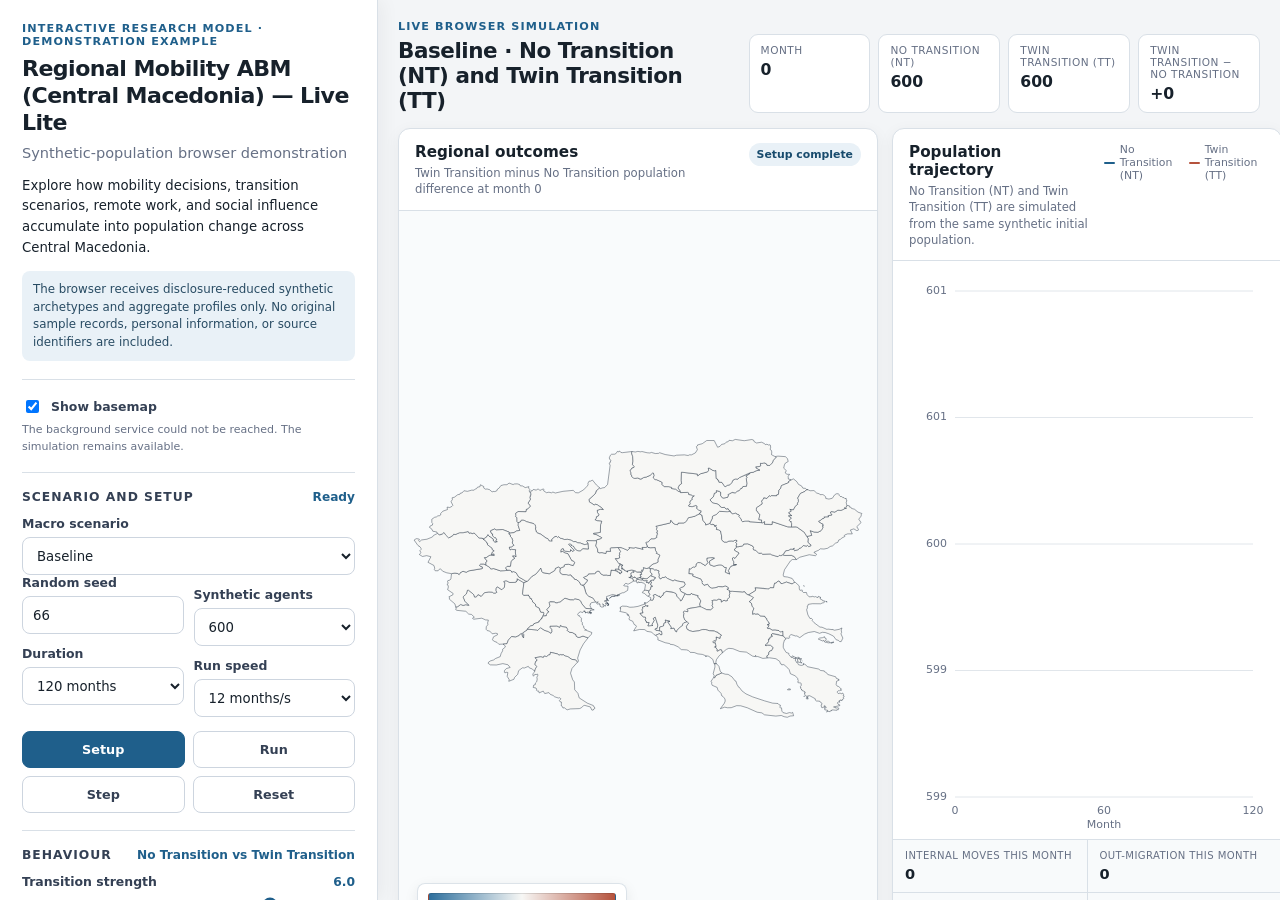
<file: index.html>
<!doctype html>
<html lang="en">
<head>
  <meta charset="utf-8" />
  <meta name="viewport" content="width=device-width, initial-scale=1" />
  <meta name="description" content="Synthetic-population demonstration example of regional mobility in Central Macedonia." />
  <meta name="theme-color" content="#f4f6f8" />
  <title>Regional Mobility ABM (Central Macedonia) — Live Lite</title>
  <link rel="stylesheet" href="./assets/styles.css" />
</head>
<body>
  <div id="app">
    <aside id="sidebar" aria-label="Simulation controls">
      <div class="sidebar-inner">
        <header class="brand">
          <div class="eyebrow">Interactive research model · Demonstration example</div>
          <h1>Regional Mobility ABM (Central Macedonia) — Live Lite</h1>
          <p class="subtitle">Synthetic-population browser demonstration</p>
          <p class="description">
            Explore how mobility decisions, transition scenarios, remote work, and social influence accumulate into population change across Central Macedonia.
          </p>
          <div class="privacy-note">
            The browser receives disclosure-reduced synthetic archetypes and aggregate profiles only. No original sample records, personal information, or source identifiers are included.
          </div>
          <div id="error-box" role="alert"></div>
        </header>

        <section class="control-section">
          <div class="section-title">
            <h2>Scenario and setup</h2>
            <span class="value" id="model-status">Ready</span>
          </div>

          <div class="field">
            <label for="scenario-select">Macro scenario</label>
            <select id="scenario-select"></select>
          </div>

          <div class="two-col">
            <div class="field">
              <label for="seed-input">Random seed</label>
              <input id="seed-input" type="number" min="1" max="999999" step="1" value="66" />
            </div>
            <div class="field">
              <label for="agent-count">Synthetic agents</label>
              <select id="agent-count">
                <option value="300">300</option>
                <option value="600" selected>600</option>
                <option value="900">900</option>
              </select>
            </div>
          </div>

          <div class="two-col">
            <div class="field">
              <label for="duration-select">Duration</label>
              <select id="duration-select">
                <option value="60">60 months</option>
                <option value="120" selected>120 months</option>
              </select>
            </div>
            <div class="field">
              <label for="speed-select">Run speed</label>
              <select id="speed-select">
                <option value="1">1 month/s</option>
                <option value="4">4 months/s</option>
                <option value="12" selected>12 months/s</option>
                <option value="30">30 months/s</option>
              </select>
            </div>
          </div>

          <div class="button-grid">
            <button id="setup-button" type="button" class="primary">Setup</button>
            <button id="run-button" type="button">Run</button>
            <button id="step-button" type="button">Step</button>
            <button id="reset-button" type="button">Reset</button>
          </div>
        </section>

        <section class="control-section">
          <div class="section-title">
            <h2>Behaviour</h2>
            <span class="value">No Transition vs Twin Transition</span>
          </div>

          <div class="field range-field">
            <div class="range-head">
              <label for="transition-strength">Transition strength</label>
              <span id="transition-strength-value">6.0</span>
            </div>
            <input id="transition-strength" type="range" min="0" max="8" step="0.5" value="6" />
          </div>

          <div class="field range-field">
            <div class="range-head">
              <label for="remote-work-strength">Remote-work effect</label>
              <span id="remote-work-strength-value">1.0</span>
            </div>
            <input id="remote-work-strength" type="range" min="0" max="5" step="0.25" value="1" />
          </div>

          <div class="field range-field">
            <div class="range-head">
              <label for="relocation-prob">Internal relocation probability</label>
              <span id="relocation-prob-value">0.50</span>
            </div>
            <input id="relocation-prob" type="range" min="0" max="1" step="0.05" value="0.5" />
          </div>

          <div class="field range-field">
            <div class="range-head">
              <label for="congestion-strength">Congestion penalty</label>
              <span id="congestion-strength-value">10</span>
            </div>
            <input id="congestion-strength" type="range" min="0" max="20" step="1" value="10" />
          </div>

          <div class="field range-field">
            <div class="range-head">
              <label for="friend-strength">Friend influence</label>
              <span id="friend-strength-value">1.0</span>
            </div>
            <input id="friend-strength" type="range" min="0" max="2" step="0.25" value="1" />
          </div>

          <div class="field range-field">
            <div class="range-head">
              <label for="neighbor-strength">Neighbour influence</label>
              <span id="neighbor-strength-value">1.0</span>
            </div>
            <input id="neighbor-strength" type="range" min="0" max="2" step="0.25" value="1" />
          </div>
          <p class="coverage">Changed parameters take effect after pressing <strong>Setup</strong>.</p>
        </section>

        <section class="control-section">
          <div class="section-title">
            <h2>Display</h2>
            <span class="value" id="display-status">Population gap</span>
          </div>

          <div class="field">
            <label for="map-indicator">Map indicator</label>
            <select id="map-indicator">
              <option value="gap">Twin Transition minus No Transition population difference (%)</option>
              <option value="tt-change">Twin Transition population change (%)</option>
              <option value="nt-change">No Transition population change (%)</option>
              <option value="tt-share">Twin Transition population share</option>
              <option value="nt-share">No Transition population share</option>
              <option value="tt-netmig">Twin Transition cumulative net migration</option>
              <option value="nt-netmig">No Transition cumulative net migration</option>
            </select>
          </div>

          <div class="field">
            <label for="chart-indicator">Trajectory</label>
            <select id="chart-indicator">
              <option value="population">Population</option>
              <option value="netmig">Cumulative net migration</option>
              <option value="gini">Income Gini</option>
              <option value="gap">Twin Transition minus No Transition population gap</option>
            </select>
          </div>
        </section>

        <section class="control-section">
          <div class="section-title">
            <h2>Output</h2>
            <span class="value">Aggregates only</span>
          </div>
          <button id="download-button" type="button" class="wide-button">Download aggregate CSV</button>
          <p class="coverage">The download contains national monthly trajectories and the current regional snapshot. It contains no agent-level rows.</p>
        </section>

        <footer class="footer">
          <p><strong>Scope:</strong> demonstration example. It illustrates selected model mechanisms with synthetic public inputs; formal findings continue to rely on the private desktop model.</p>
          <div class="links">
            <a href="./docs/model-scope.html" target="_blank">Model scope</a>
            <a href="./docs/privacy-and-disclosure.html" target="_blank">Privacy audit</a>
            <a href="./data/generation_report.json" target="_blank">Generation report</a>
            <a href="https://github.com/JunyaoHe001/mobi-twin-ABM-lite" target="_blank" rel="noopener">GitHub</a>
          </div>
        </footer>
      </div>
    </aside>

    <main id="workspace">
      <button id="mobile-toggle" type="button">Controls</button>
      <div id="sidebar-scrim" aria-hidden="true"></div>

      <header class="workspace-header">
        <div>
          <div class="workspace-eyebrow">Live browser simulation</div>
          <h2 id="scenario-title">Baseline · No Transition (NT) and Twin Transition (TT)</h2>
        </div>
        <div class="summary-grid">
          <div class="summary-card">
            <span>Month</span>
            <strong id="summary-month">0</strong>
          </div>
          <div class="summary-card">
            <span>No Transition (NT)</span>
            <strong id="summary-nt">—</strong>
          </div>
          <div class="summary-card">
            <span>Twin Transition (TT)</span>
            <strong id="summary-tt">—</strong>
          </div>
          <div class="summary-card">
            <span>Twin Transition − No Transition</span>
            <strong id="summary-gap">—</strong>
          </div>
        </div>
      </header>

      <div class="workspace-grid">
        <section class="panel map-panel">
          <div class="panel-head">
            <div>
              <h3>Regional outcomes</h3>
              <p id="map-subtitle">Twin Transition minus No Transition population difference at month 0</p>
            </div>
            <span class="pill" id="run-pill">Setup complete</span>
          </div>
          <div id="map-wrap">
            <svg id="region-map" viewBox="0 0 760 570" role="img" aria-label="Interactive regional simulation map">
              <g id="region-layer"></g>
            </svg>
            <div id="map-tooltip" role="tooltip"></div>
            <div class="map-legend">
              <div class="legend-bar" id="legend-bar"></div>
              <div class="legend-labels"><span id="legend-min">—</span><span id="legend-mid">0</span><span id="legend-max">—</span></div>
            </div>
          </div>
        </section>

        <section class="panel chart-panel">
          <div class="panel-head">
            <div>
              <h3 id="chart-title">Population trajectory</h3>
              <p>No Transition (NT) and Twin Transition (TT) are simulated from the same synthetic initial population.</p>
            </div>
            <div class="chart-legend" id="chart-legend"></div>
          </div>
          <div class="chart-wrap">
            <canvas id="trajectory-chart" aria-label="Simulation trajectory chart"></canvas>
          </div>
          <div class="event-strip">
            <div><span>Internal moves this month</span><strong id="event-moves">0</strong></div>
            <div><span>Out-migration this month</span><strong id="event-out">0</strong></div>
            <div><span>Inflow this month</span><strong id="event-in">0</strong></div>
            <div><span>Deaths this month</span><strong id="event-deaths">0</strong></div>
          </div>
        </section>
      </div>

      <div id="loading">
        <div class="loading-card">
          <div class="spinner"></div>
          <strong>Preparing demonstration example</strong>
          <span id="loading-text">Loading public inputs…</span>
        </div>
      </div>
    </main>
  </div>

  <script src="./assets/basemap-toggle.js?v=20260912" defer></script>
  <script src="./assets/basemap.js?v=20260912" defer></script>
  <script src="./assets/app.js" defer></script>
</body>
</html>
</file>
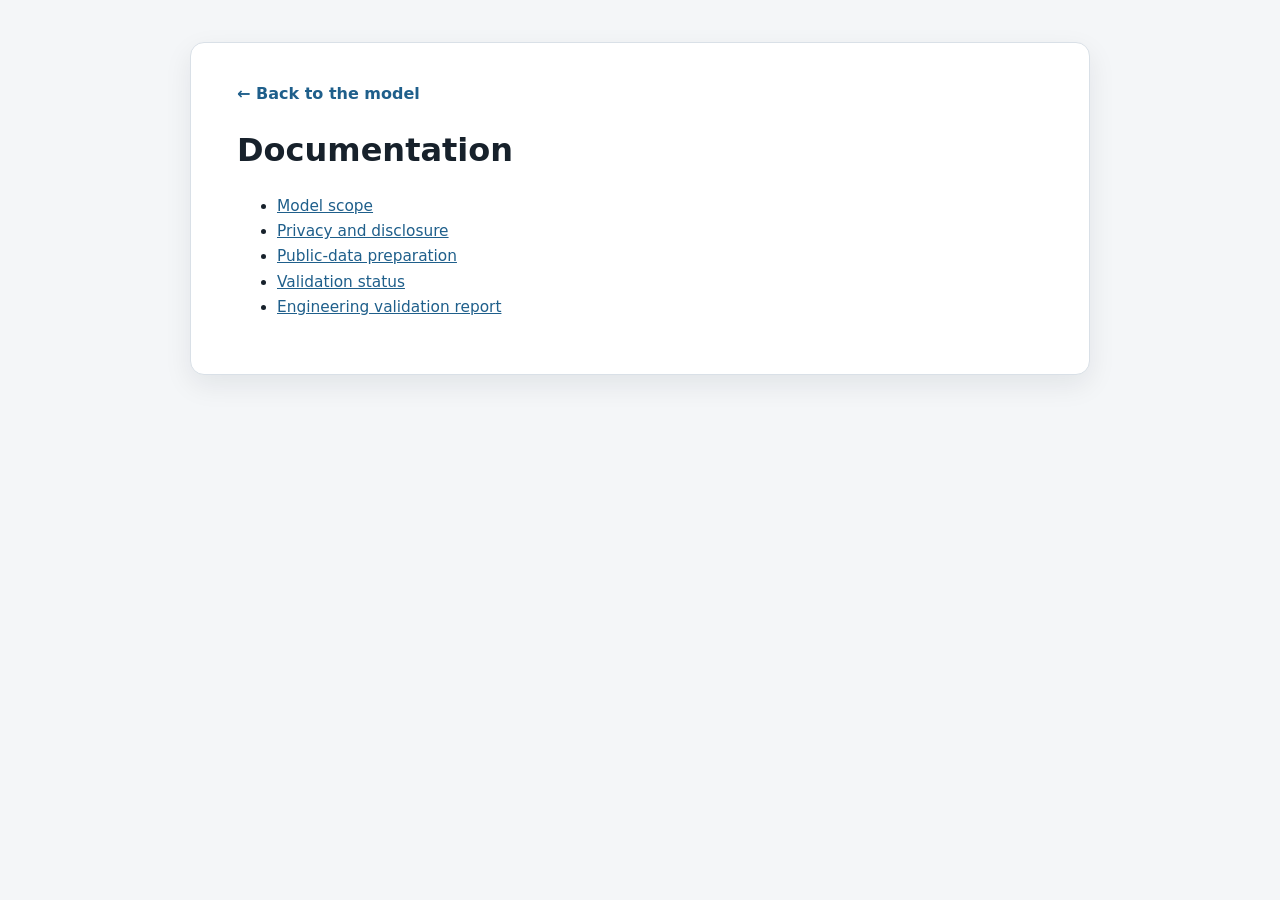
<file: docs/index.html>
<!doctype html><html lang="en"><head><meta charset="utf-8"><meta name="viewport" content="width=device-width,initial-scale=1"><title>Documentation</title><link rel="stylesheet" href="./doc.css"></head><body><main class="wrap"><a class="back" href="../">← Back to the model</a><h1>Documentation</h1><ul><li><a href="model-scope.html">Model scope</a></li><li><a href="privacy-and-disclosure.html">Privacy and disclosure</a></li><li><a href="data-preparation.html">Public-data preparation</a></li><li><a href="validation-plan.html">Validation status</a></li><li><a href="validation-report.html">Engineering validation report</a></li></ul></main></body></html>
</file>
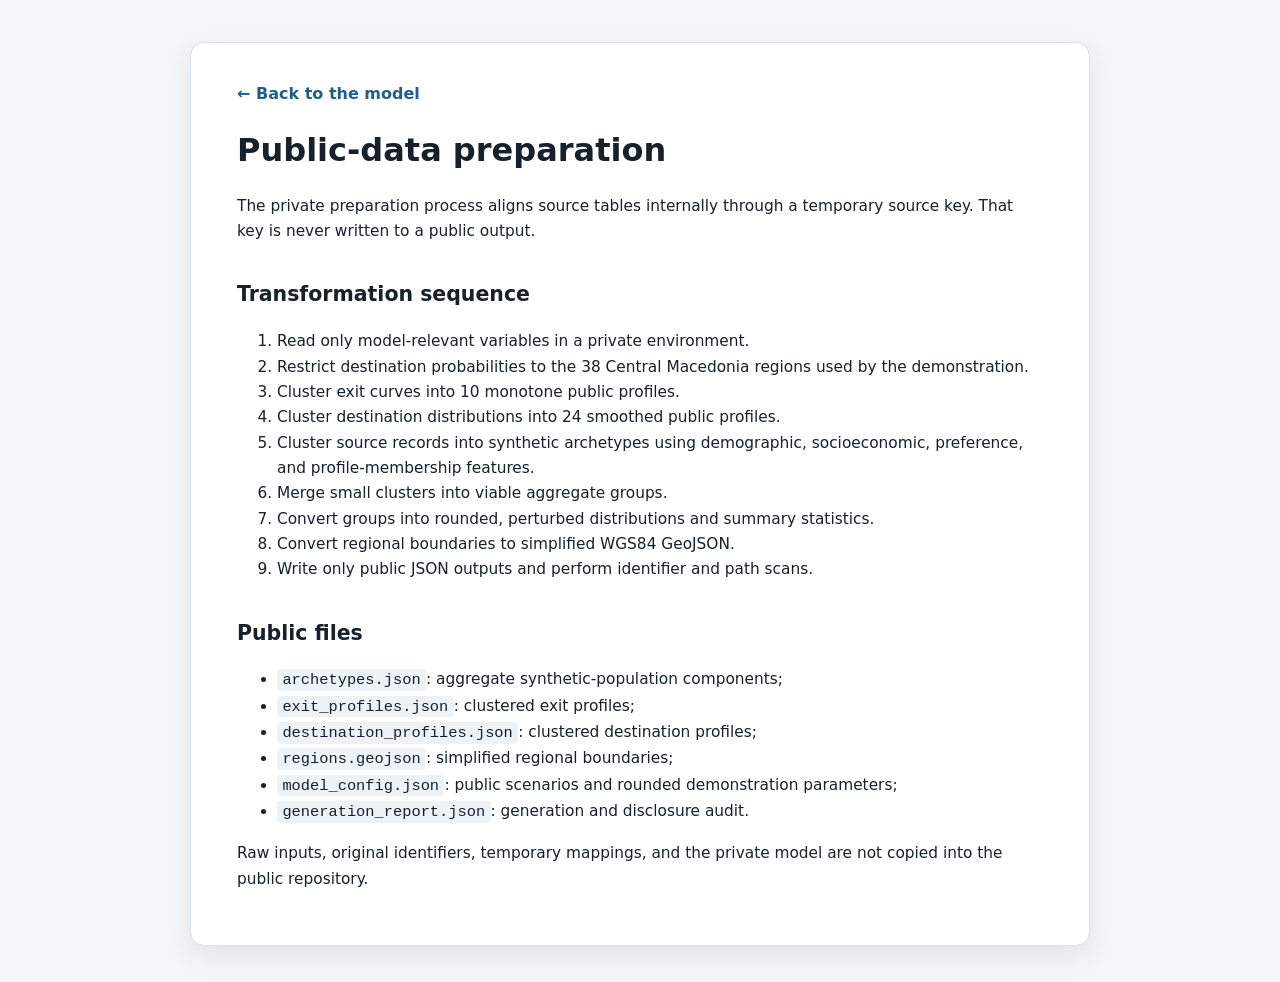
<file: docs/data-preparation.html>
<!doctype html><html lang="en"><head><meta charset="utf-8"><meta name="viewport" content="width=device-width,initial-scale=1"><title>Public-data preparation</title><link rel="stylesheet" href="./doc.css"></head><body><main class="wrap"><a class="back" href="../">← Back to the model</a><h1>Public-data preparation</h1>
<p>The private preparation process aligns source tables internally through a temporary source key. That key is never written to a public output.</p>
<h2>Transformation sequence</h2><ol>
<li>Read only model-relevant variables in a private environment.</li><li>Restrict destination probabilities to the 38 Central Macedonia regions used by the demonstration.</li><li>Cluster exit curves into 10 monotone public profiles.</li><li>Cluster destination distributions into 24 smoothed public profiles.</li><li>Cluster source records into synthetic archetypes using demographic, socioeconomic, preference, and profile-membership features.</li><li>Merge small clusters into viable aggregate groups.</li><li>Convert groups into rounded, perturbed distributions and summary statistics.</li><li>Convert regional boundaries to simplified WGS84 GeoJSON.</li><li>Write only public JSON outputs and perform identifier and path scans.</li></ol>
<h2>Public files</h2><ul><li><code>archetypes.json</code>: aggregate synthetic-population components;</li><li><code>exit_profiles.json</code>: clustered exit profiles;</li><li><code>destination_profiles.json</code>: clustered destination profiles;</li><li><code>regions.geojson</code>: simplified regional boundaries;</li><li><code>model_config.json</code>: public scenarios and rounded demonstration parameters;</li><li><code>generation_report.json</code>: generation and disclosure audit.</li></ul>
<p>Raw inputs, original identifiers, temporary mappings, and the private model are not copied into the public repository.</p>
</main></body></html>
</file>
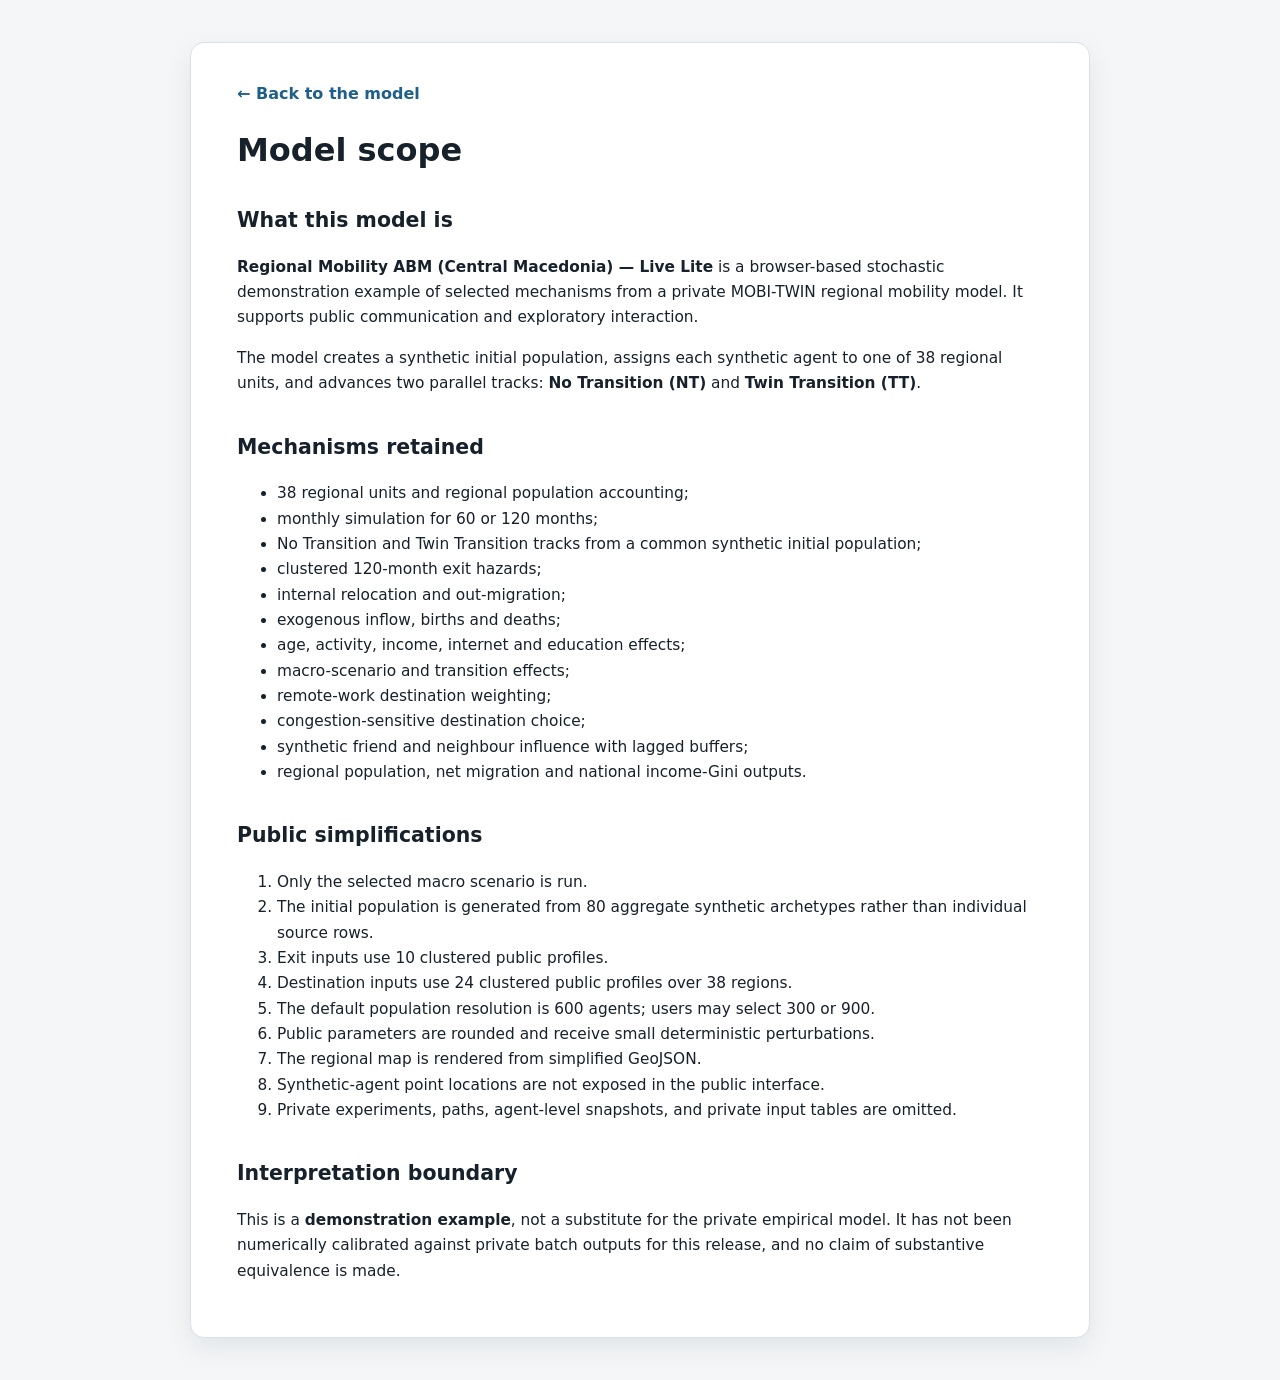
<file: docs/model-scope.html>
<!doctype html><html lang="en"><head><meta charset="utf-8"><meta name="viewport" content="width=device-width,initial-scale=1"><title>Model scope</title><link rel="stylesheet" href="./doc.css"></head><body><main class="wrap"><a class="back" href="../">← Back to the model</a><h1>Model scope</h1>
<h2>What this model is</h2>
<p><strong>Regional Mobility ABM (Central Macedonia) — Live Lite</strong> is a browser-based stochastic demonstration example of selected mechanisms from a private MOBI-TWIN regional mobility model. It supports public communication and exploratory interaction.</p>
<p>The model creates a synthetic initial population, assigns each synthetic agent to one of 38 regional units, and advances two parallel tracks: <strong>No Transition (NT)</strong> and <strong>Twin Transition (TT)</strong>.</p>
<h2>Mechanisms retained</h2><ul>
<li>38 regional units and regional population accounting;</li><li>monthly simulation for 60 or 120 months;</li><li>No Transition and Twin Transition tracks from a common synthetic initial population;</li><li>clustered 120-month exit hazards;</li><li>internal relocation and out-migration;</li><li>exogenous inflow, births and deaths;</li><li>age, activity, income, internet and education effects;</li><li>macro-scenario and transition effects;</li><li>remote-work destination weighting;</li><li>congestion-sensitive destination choice;</li><li>synthetic friend and neighbour influence with lagged buffers;</li><li>regional population, net migration and national income-Gini outputs.</li></ul>
<h2>Public simplifications</h2><ol>
<li>Only the selected macro scenario is run.</li><li>The initial population is generated from 80 aggregate synthetic archetypes rather than individual source rows.</li><li>Exit inputs use 10 clustered public profiles.</li><li>Destination inputs use 24 clustered public profiles over 38 regions.</li><li>The default population resolution is 600 agents; users may select 300 or 900.</li><li>Public parameters are rounded and receive small deterministic perturbations.</li><li>The regional map is rendered from simplified GeoJSON.</li><li>Synthetic-agent point locations are not exposed in the public interface.</li><li>Private experiments, paths, agent-level snapshots, and private input tables are omitted.</li></ol>
<h2>Interpretation boundary</h2><p>This is a <strong>demonstration example</strong>, not a substitute for the private empirical model. It has not been numerically calibrated against private batch outputs for this release, and no claim of substantive equivalence is made.</p>
</main></body></html>
</file>
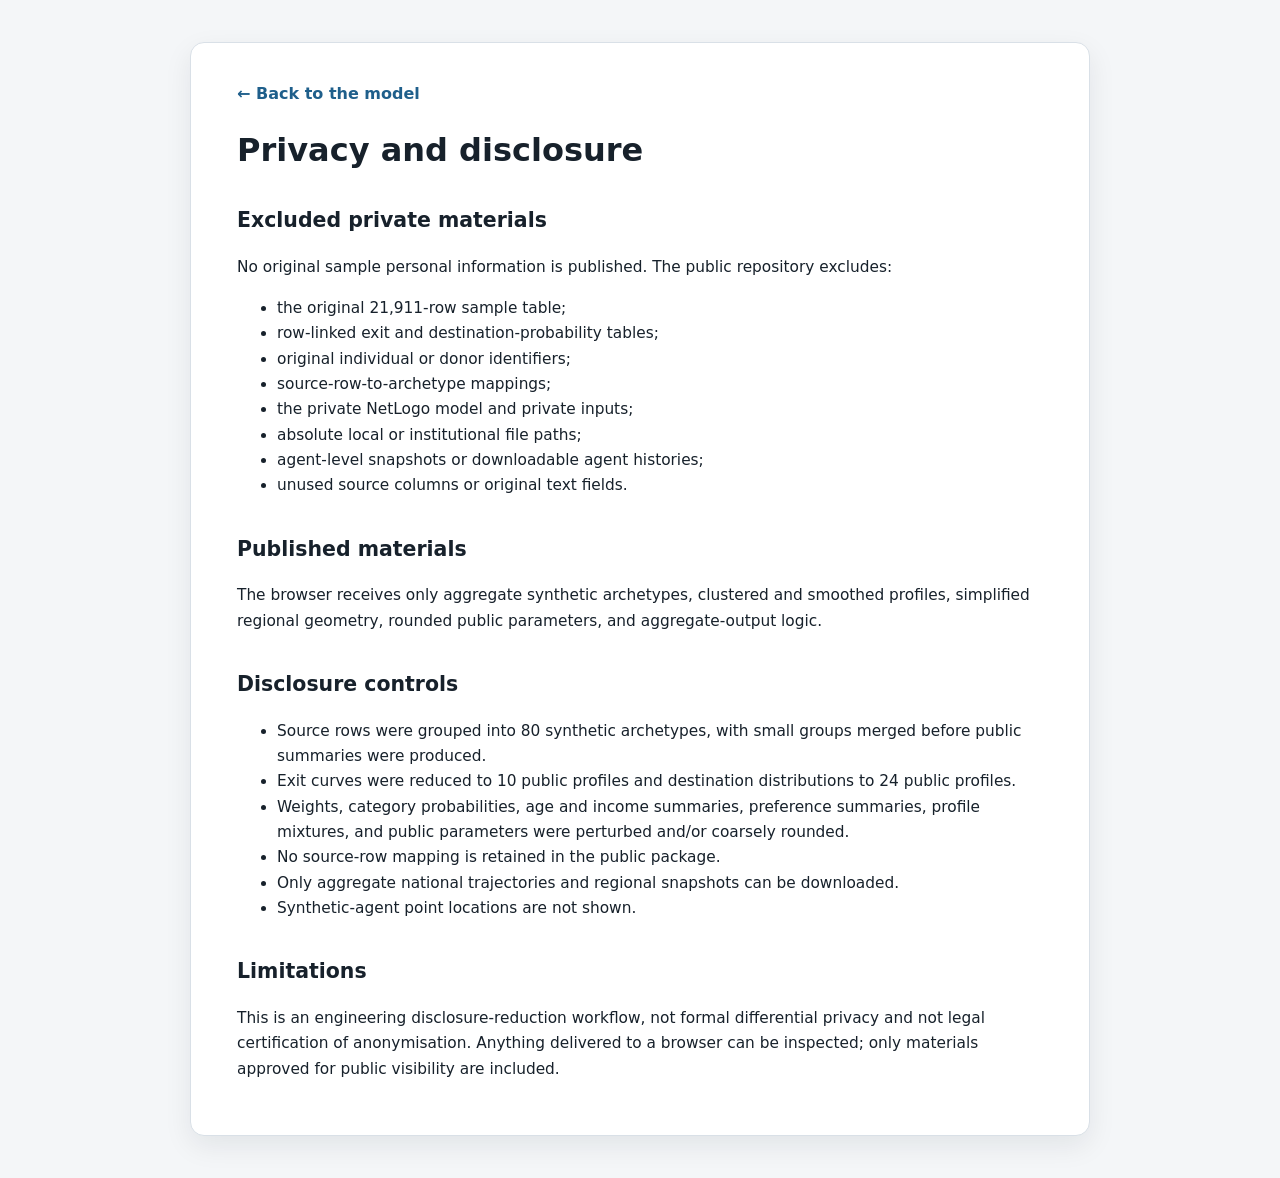
<file: docs/privacy-and-disclosure.html>
<!doctype html><html lang="en"><head><meta charset="utf-8"><meta name="viewport" content="width=device-width,initial-scale=1"><title>Privacy and disclosure</title><link rel="stylesheet" href="./doc.css"></head><body><main class="wrap"><a class="back" href="../">← Back to the model</a><h1>Privacy and disclosure</h1>
<h2>Excluded private materials</h2><p>No original sample personal information is published. The public repository excludes:</p><ul>
<li>the original 21,911-row sample table;</li><li>row-linked exit and destination-probability tables;</li><li>original individual or donor identifiers;</li><li>source-row-to-archetype mappings;</li><li>the private NetLogo model and private inputs;</li><li>absolute local or institutional file paths;</li><li>agent-level snapshots or downloadable agent histories;</li><li>unused source columns or original text fields.</li></ul>
<h2>Published materials</h2><p>The browser receives only aggregate synthetic archetypes, clustered and smoothed profiles, simplified regional geometry, rounded public parameters, and aggregate-output logic.</p>
<h2>Disclosure controls</h2><ul>
<li>Source rows were grouped into 80 synthetic archetypes, with small groups merged before public summaries were produced.</li><li>Exit curves were reduced to 10 public profiles and destination distributions to 24 public profiles.</li><li>Weights, category probabilities, age and income summaries, preference summaries, profile mixtures, and public parameters were perturbed and/or coarsely rounded.</li><li>No source-row mapping is retained in the public package.</li><li>Only aggregate national trajectories and regional snapshots can be downloaded.</li><li>Synthetic-agent point locations are not shown.</li></ul>
<h2>Limitations</h2><p>This is an engineering disclosure-reduction workflow, not formal differential privacy and not legal certification of anonymisation. Anything delivered to a browser can be inspected; only materials approved for public visibility are included.</p>
</main></body></html>
</file>
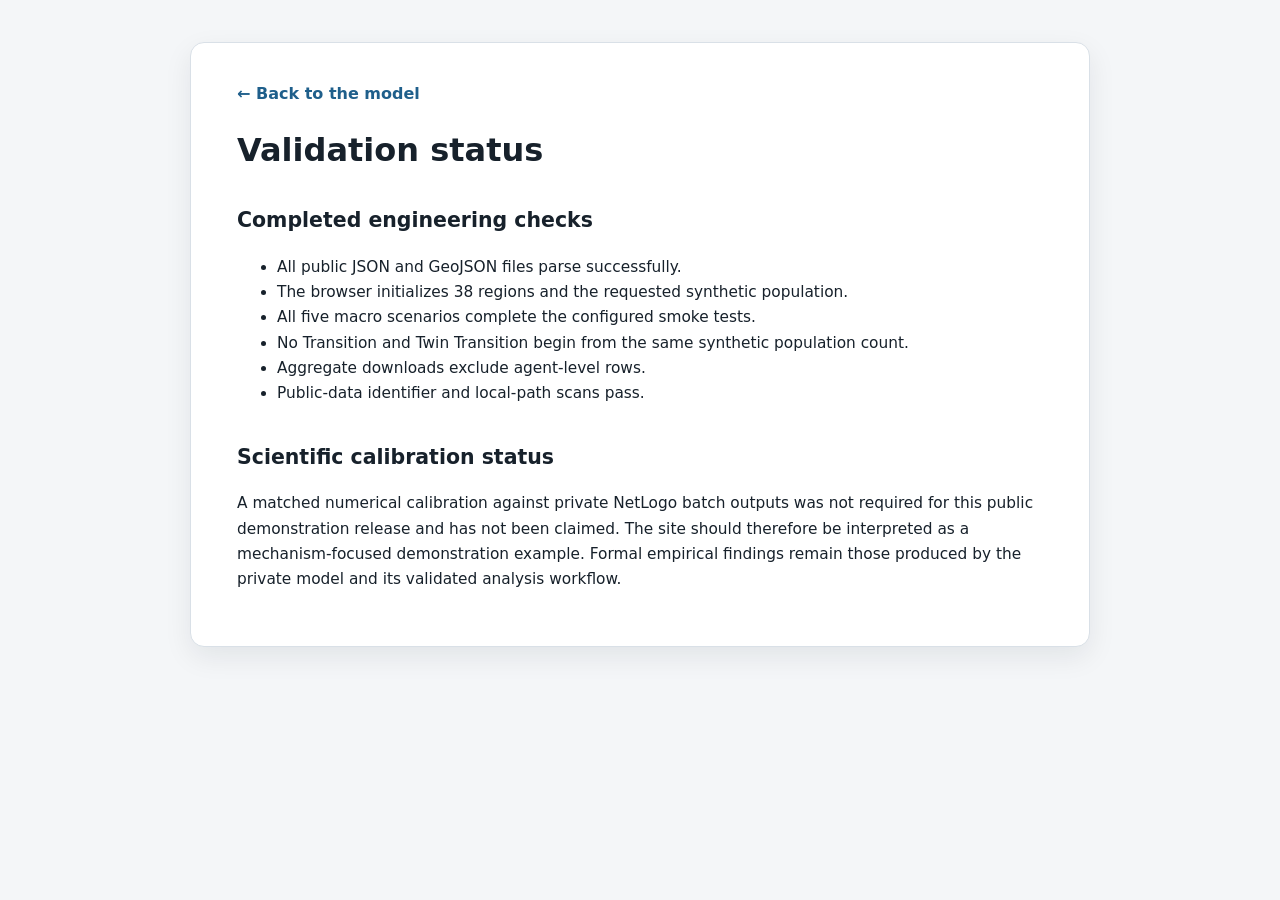
<file: docs/validation-plan.html>
<!doctype html><html lang="en"><head><meta charset="utf-8"><meta name="viewport" content="width=device-width,initial-scale=1"><title>Validation status</title><link rel="stylesheet" href="./doc.css"></head><body><main class="wrap"><a class="back" href="../">← Back to the model</a><h1>Validation status</h1>
<h2>Completed engineering checks</h2><ul><li>All public JSON and GeoJSON files parse successfully.</li><li>The browser initializes 38 regions and the requested synthetic population.</li><li>All five macro scenarios complete the configured smoke tests.</li><li>No Transition and Twin Transition begin from the same synthetic population count.</li><li>Aggregate downloads exclude agent-level rows.</li><li>Public-data identifier and local-path scans pass.</li></ul>
<h2>Scientific calibration status</h2><p>A matched numerical calibration against private NetLogo batch outputs was not required for this public demonstration release and has not been claimed. The site should therefore be interpreted as a mechanism-focused demonstration example. Formal empirical findings remain those produced by the private model and its validated analysis workflow.</p>
</main></body></html>
</file>
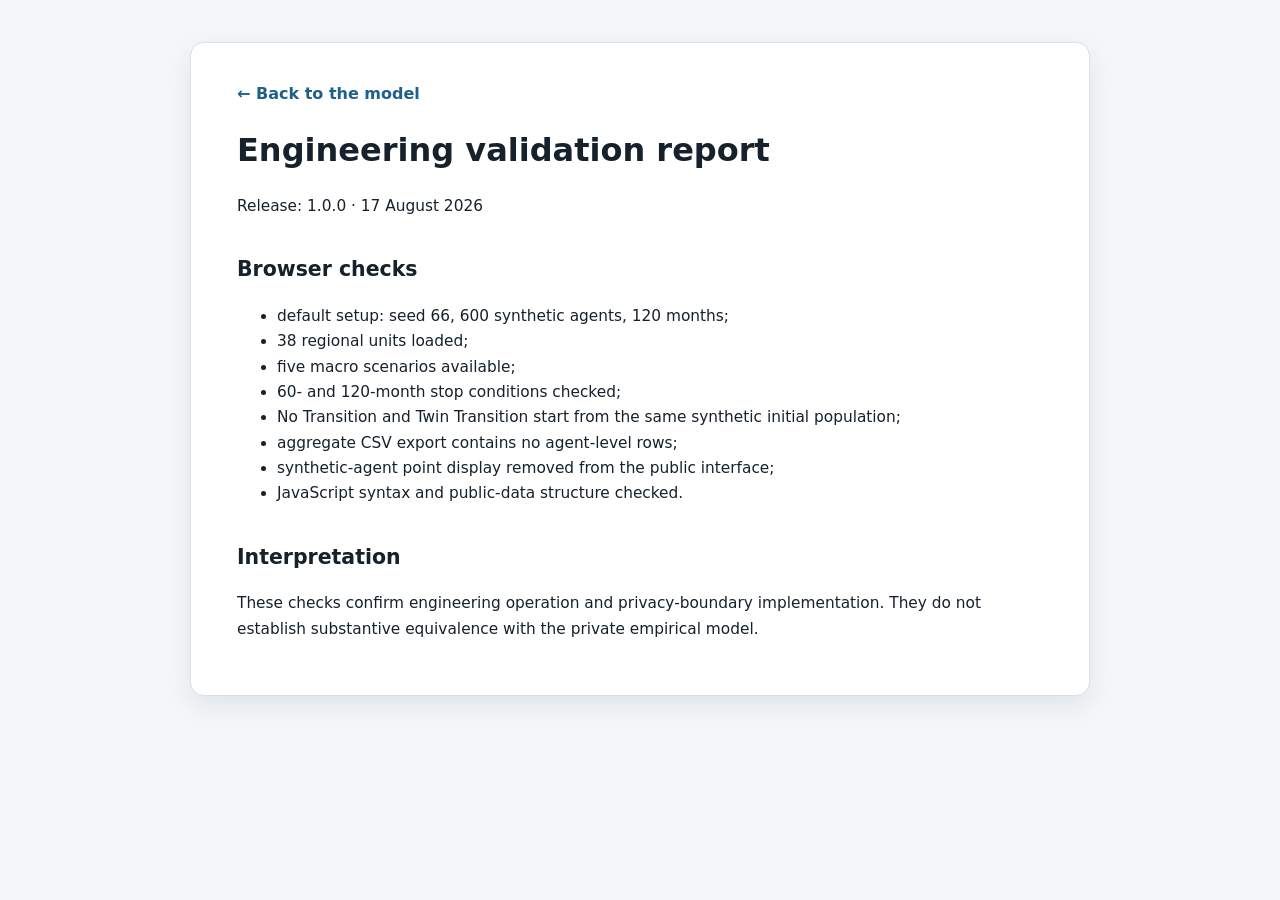
<file: docs/validation-report.html>
<!doctype html><html lang="en"><head><meta charset="utf-8"><meta name="viewport" content="width=device-width,initial-scale=1"><title>Engineering validation report</title><link rel="stylesheet" href="./doc.css"></head><body><main class="wrap"><a class="back" href="../">← Back to the model</a><h1>Engineering validation report</h1>
<p>Release: 1.0.0 · 17 August 2026</p><h2>Browser checks</h2><ul><li>default setup: seed 66, 600 synthetic agents, 120 months;</li><li>38 regional units loaded;</li><li>five macro scenarios available;</li><li>60- and 120-month stop conditions checked;</li><li>No Transition and Twin Transition start from the same synthetic initial population;</li><li>aggregate CSV export contains no agent-level rows;</li><li>synthetic-agent point display removed from the public interface;</li><li>JavaScript syntax and public-data structure checked.</li></ul><h2>Interpretation</h2><p>These checks confirm engineering operation and privacy-boundary implementation. They do not establish substantive equivalence with the private empirical model.</p>
</main></body></html>
</file>
<file: assets/styles.css>
:root {
  --bg: #f3f5f7;
  --panel: #ffffff;
  --panel-soft: #f8fafb;
  --ink: #17212b;
  --muted: #667085;
  --line: #d9e0e7;
  --accent: #1f5f8b;
  --accent-dark: #184b6d;
  --accent-soft: #e9f1f7;
  --positive: #b5523c;
  --negative: #2d6f9d;
  --neutral: #f7f7f5;
  --shadow: 0 10px 28px rgba(15, 23, 42, 0.10);
  --sidebar-width: 378px;
}

* { box-sizing: border-box; }
html, body { width: 100%; height: 100%; margin: 0; }
body {
  font-family: Inter, ui-sans-serif, system-ui, -apple-system, BlinkMacSystemFont, "Segoe UI", sans-serif;
  color: var(--ink);
  background: var(--bg);
}
button, input, select { font: inherit; }
button, select, input { outline: none; }

#app {
  display: grid;
  grid-template-columns: var(--sidebar-width) minmax(0, 1fr);
  width: 100%;
  height: 100%;
  overflow: hidden;
}

#sidebar {
  position: relative;
  z-index: 1000;
  height: 100%;
  overflow-y: auto;
  background: var(--panel);
  border-right: 1px solid var(--line);
  box-shadow: 4px 0 18px rgba(15, 23, 42, 0.05);
}
.sidebar-inner { padding: 22px 22px 28px; }
.brand { padding-bottom: 18px; border-bottom: 1px solid var(--line); }
.eyebrow, .workspace-eyebrow {
  color: var(--accent);
  font-size: 0.70rem;
  font-weight: 800;
  letter-spacing: 0.10em;
  text-transform: uppercase;
}
.brand h1 {
  margin: 7px 0 0;
  font-size: 1.38rem;
  line-height: 1.23;
  letter-spacing: -0.025em;
}
.brand .subtitle {
  margin: 7px 0 0;
  color: var(--muted);
  font-size: 0.91rem;
  line-height: 1.4;
}
.brand .description {
  margin: 12px 0 0;
  font-size: 0.83rem;
  line-height: 1.55;
}
.privacy-note {
  margin-top: 13px;
  padding: 10px 11px;
  border-radius: 8px;
  background: var(--accent-soft);
  color: #284b63;
  font-size: 0.74rem;
  line-height: 1.48;
}

.control-section {
  padding: 17px 0;
  border-bottom: 1px solid var(--line);
}
.section-title {
  display: flex;
  align-items: baseline;
  justify-content: space-between;
  gap: 12px;
  margin-bottom: 12px;
}
.section-title h2 {
  margin: 0;
  color: #344054;
  font-size: 0.77rem;
  letter-spacing: 0.08em;
  text-transform: uppercase;
}
.section-title .value {
  color: var(--accent);
  font-size: 0.76rem;
  font-weight: 750;
  text-align: right;
}
.field { margin-top: 12px; }
.field:first-of-type { margin-top: 0; }
label {
  display: block;
  margin-bottom: 6px;
  color: #344054;
  font-size: 0.78rem;
  font-weight: 680;
}
select, input[type="number"] {
  width: 100%;
  min-height: 38px;
  border: 1px solid #cdd5df;
  border-radius: 8px;
  padding: 8px 10px;
  color: var(--ink);
  background: #fff;
  font-size: 0.83rem;
}
select:focus, input:focus {
  border-color: #7aa7c7;
  box-shadow: 0 0 0 3px rgba(31, 95, 139, 0.12);
}
.two-col {
  display: grid;
  grid-template-columns: 1fr 1fr;
  gap: 10px;
}
.range-head {
  display: flex;
  justify-content: space-between;
  gap: 12px;
  align-items: baseline;
}
.range-head span {
  color: var(--accent);
  font-size: 0.77rem;
  font-weight: 750;
  font-variant-numeric: tabular-nums;
}
input[type="range"] {
  width: 100%;
  accent-color: var(--accent);
}
.button-grid {
  display: grid;
  grid-template-columns: 1fr 1fr;
  gap: 8px;
  margin-top: 14px;
}
button {
  min-height: 37px;
  border: 1px solid #cdd5df;
  border-radius: 8px;
  padding: 8px 11px;
  color: #344054;
  background: #fff;
  font-size: 0.80rem;
  font-weight: 700;
  cursor: pointer;
}
button:hover { background: #f8fafc; border-color: #98a2b3; }
button.primary { color: #fff; background: var(--accent); border-color: var(--accent); }
button.primary:hover { background: var(--accent-dark); }
button:disabled { opacity: 0.48; cursor: not-allowed; }
.wide-button { width: 100%; }
.coverage {
  margin: 10px 0 0;
  color: var(--muted);
  font-size: 0.71rem;
  line-height: 1.45;
}
.footer {
  padding-top: 17px;
  color: var(--muted);
  font-size: 0.71rem;
  line-height: 1.5;
}
.footer p { margin: 0; }
.footer .links { display: flex; flex-wrap: wrap; gap: 8px 12px; margin-top: 10px; }
.footer a { color: var(--accent); text-decoration: none; }
.footer a:hover { text-decoration: underline; }
#error-box {
  display: none;
  margin-top: 12px;
  padding: 10px 11px;
  border: 1px solid #efb7b3;
  border-radius: 8px;
  color: #8a1c17;
  background: #fff1f0;
  font-size: 0.75rem;
  line-height: 1.45;
}

#workspace {
  position: relative;
  min-width: 0;
  height: 100%;
  overflow: auto;
  padding: 20px;
}
.workspace-header {
  display: flex;
  align-items: flex-end;
  justify-content: space-between;
  gap: 18px;
  margin-bottom: 15px;
}
.workspace-header h2 {
  margin: 5px 0 0;
  font-size: 1.34rem;
  letter-spacing: -0.02em;
}
.summary-grid {
  display: grid;
  grid-template-columns: repeat(4, minmax(105px, 1fr));
  gap: 8px;
}
.summary-card {
  min-width: 110px;
  padding: 9px 11px;
  border: 1px solid var(--line);
  border-radius: 9px;
  background: var(--panel);
}
.summary-card span {
  display: block;
  color: var(--muted);
  font-size: 0.66rem;
  letter-spacing: 0.045em;
  text-transform: uppercase;
}
.summary-card strong {
  display: block;
  margin-top: 4px;
  font-size: 0.98rem;
  font-variant-numeric: tabular-nums;
}
.workspace-grid {
  display: grid;
  grid-template-columns: minmax(480px, 1.25fr) minmax(390px, 0.85fr);
  gap: 14px;
  min-height: calc(100% - 92px);
}
.panel {
  min-width: 0;
  border: 1px solid var(--line);
  border-radius: 12px;
  background: var(--panel);
  box-shadow: 0 4px 16px rgba(15, 23, 42, 0.055);
  overflow: hidden;
}
.panel-head {
  display: flex;
  align-items: flex-start;
  justify-content: space-between;
  gap: 14px;
  padding: 14px 16px 12px;
  border-bottom: 1px solid var(--line);
}
.panel-head h3 { margin: 0; font-size: 0.95rem; }
.panel-head p { margin: 4px 0 0; color: var(--muted); font-size: 0.73rem; line-height: 1.4; }
.pill {
  flex: 0 0 auto;
  padding: 5px 8px;
  border-radius: 999px;
  color: var(--accent-dark);
  background: var(--accent-soft);
  font-size: 0.68rem;
  font-weight: 750;
}

.map-panel { display: flex; flex-direction: column; }
#map-wrap {
  position: relative;
  flex: 1;
  min-height: 565px;
  background: #f9fbfc;
}
#region-map { display: block; width: 100%; height: 100%; min-height: 565px; }
.region-shape {
  stroke: rgba(36, 50, 64, 0.58);
  stroke-width: 0.75;
  vector-effect: non-scaling-stroke;
  transition: fill 0.18s ease, stroke 0.12s ease;
  cursor: pointer;
}
.region-shape:hover { stroke: #17212b; stroke-width: 1.45; }
#map-tooltip {
  position: absolute;
  z-index: 30;
  display: none;
  min-width: 185px;
  max-width: 260px;
  padding: 9px 11px;
  border-radius: 8px;
  color: #fff;
  background: rgba(23, 33, 43, 0.94);
  box-shadow: var(--shadow);
  font-size: 0.72rem;
  line-height: 1.45;
  pointer-events: none;
}
.tooltip-title { font-weight: 800; margin-bottom: 5px; }
.tooltip-row { display: flex; justify-content: space-between; gap: 14px; }
.tooltip-row span:last-child { font-variant-numeric: tabular-nums; font-weight: 680; }
.map-legend {
  position: absolute;
  left: 18px;
  bottom: 16px;
  width: 210px;
  padding: 9px 10px;
  border: 1px solid rgba(217, 224, 231, 0.9);
  border-radius: 8px;
  background: rgba(255, 255, 255, 0.92);
  box-shadow: 0 4px 14px rgba(15, 23, 42, 0.08);
  backdrop-filter: blur(5px);
}
.legend-bar {
  height: 10px;
  border: 1px solid rgba(0,0,0,0.12);
  border-radius: 3px;
  background: linear-gradient(90deg, var(--negative), var(--neutral), var(--positive));
}
.legend-labels {
  display: grid;
  grid-template-columns: 1fr 1fr 1fr;
  margin-top: 4px;
  color: var(--muted);
  font-size: 0.65rem;
  font-variant-numeric: tabular-nums;
}
.legend-labels span:nth-child(2) { text-align: center; }
.legend-labels span:last-child { text-align: right; }

.chart-panel { display: flex; flex-direction: column; }
.chart-wrap { flex: 1; min-height: 430px; padding: 12px 10px 4px; }
#trajectory-chart { width: 100%; height: 100%; min-height: 410px; display: block; }
.chart-legend { display: flex; gap: 10px; color: var(--muted); font-size: 0.68rem; }
.legend-item { display: inline-flex; align-items: center; gap: 5px; }
.legend-line { width: 18px; height: 2px; border-radius: 2px; }
.event-strip {
  display: grid;
  grid-template-columns: 1fr 1fr;
  gap: 1px;
  border-top: 1px solid var(--line);
  background: var(--line);
}
.event-strip div { padding: 10px 12px; background: var(--panel-soft); }
.event-strip span { display: block; color: var(--muted); font-size: 0.63rem; text-transform: uppercase; letter-spacing: 0.04em; }
.event-strip strong { display: block; margin-top: 4px; font-size: 0.91rem; font-variant-numeric: tabular-nums; }

#loading {
  position: absolute;
  inset: 0;
  z-index: 1300;
  display: flex;
  align-items: center;
  justify-content: center;
  background: rgba(244, 246, 248, 0.88);
  backdrop-filter: blur(3px);
}
#loading.hidden { display: none; }
.loading-card {
  display: grid;
  justify-items: center;
  gap: 8px;
  min-width: 280px;
  padding: 22px 26px;
  border-radius: 11px;
  background: #fff;
  box-shadow: var(--shadow);
  font-size: 0.82rem;
}
.loading-card span { color: var(--muted); }
.spinner {
  width: 30px;
  height: 30px;
  border: 3px solid #d9e2ea;
  border-top-color: var(--accent);
  border-radius: 50%;
  animation: spin 0.8s linear infinite;
}
@keyframes spin { to { transform: rotate(360deg); } }

#mobile-toggle {
  display: none;
  position: fixed;
  z-index: 1400;
  top: 12px;
  left: 12px;
  box-shadow: var(--shadow);
}
#sidebar-scrim { display: none; }

@media (max-width: 1180px) {
  .workspace-header { align-items: flex-start; flex-direction: column; }
  .summary-grid { width: 100%; }
  .workspace-grid { grid-template-columns: 1fr; }
  .map-panel, .chart-panel { min-height: 590px; }
}

@media (max-width: 820px) {
  #app { display: block; }
  #sidebar {
    position: fixed;
    top: 0;
    left: 0;
    width: min(var(--sidebar-width), calc(100% - 38px));
    transform: translateX(-105%);
    transition: transform 0.22s ease;
  }
  #sidebar.open { transform: translateX(0); }
  #workspace { padding: 68px 12px 12px; }
  #mobile-toggle { display: inline-flex; }
  #sidebar-scrim {
    position: fixed;
    inset: 0;
    z-index: 900;
    background: rgba(15, 23, 42, 0.38);
  }
  #sidebar-scrim.open { display: block; }
  .summary-grid { grid-template-columns: 1fr 1fr; }
  .workspace-grid { display: block; }
  .panel { margin-bottom: 12px; }
  #map-wrap, #region-map { min-height: 490px; }
  .chart-wrap, #trajectory-chart { min-height: 360px; }
}

@media (max-width: 480px) {
  .two-col { grid-template-columns: 1fr; gap: 0; }
  .summary-card { min-width: 0; }
  .workspace-header h2 { font-size: 1.12rem; }
  #map-wrap, #region-map { min-height: 420px; }
}
</file>
<file: docs/doc.css>
:root{--ink:#17212b;--muted:#667085;--line:#d9e0e7;--accent:#1f5f8b;--bg:#f4f6f8;--panel:#fff}*{box-sizing:border-box}body{margin:0;background:var(--bg);color:var(--ink);font-family:Inter,ui-sans-serif,system-ui,-apple-system,BlinkMacSystemFont,"Segoe UI",sans-serif;line-height:1.65}.wrap{max-width:900px;margin:42px auto;padding:38px 46px;background:var(--panel);border:1px solid var(--line);border-radius:14px;box-shadow:0 10px 28px rgba(15,23,42,.08)}h1{font-size:2rem;line-height:1.2;margin:0 0 24px}h2{margin-top:34px;font-size:1.28rem}h3{margin-top:28px}p,li{font-size:.96rem}a{color:var(--accent)}code{background:#edf2f6;padding:.12em .35em;border-radius:4px}pre{overflow:auto;background:#101820;color:#edf2f6;padding:16px;border-radius:9px}table{width:100%;border-collapse:collapse;margin:18px 0}th,td{border:1px solid var(--line);padding:8px 10px;text-align:left;vertical-align:top}blockquote{margin:18px 0;padding:4px 18px;border-left:4px solid var(--accent);color:#344054}.back{display:inline-block;margin-bottom:24px;text-decoration:none;font-weight:700}@media(max-width:700px){.wrap{margin:0;border:0;border-radius:0;padding:26px 20px;min-height:100vh}h1{font-size:1.65rem}}
</file>
